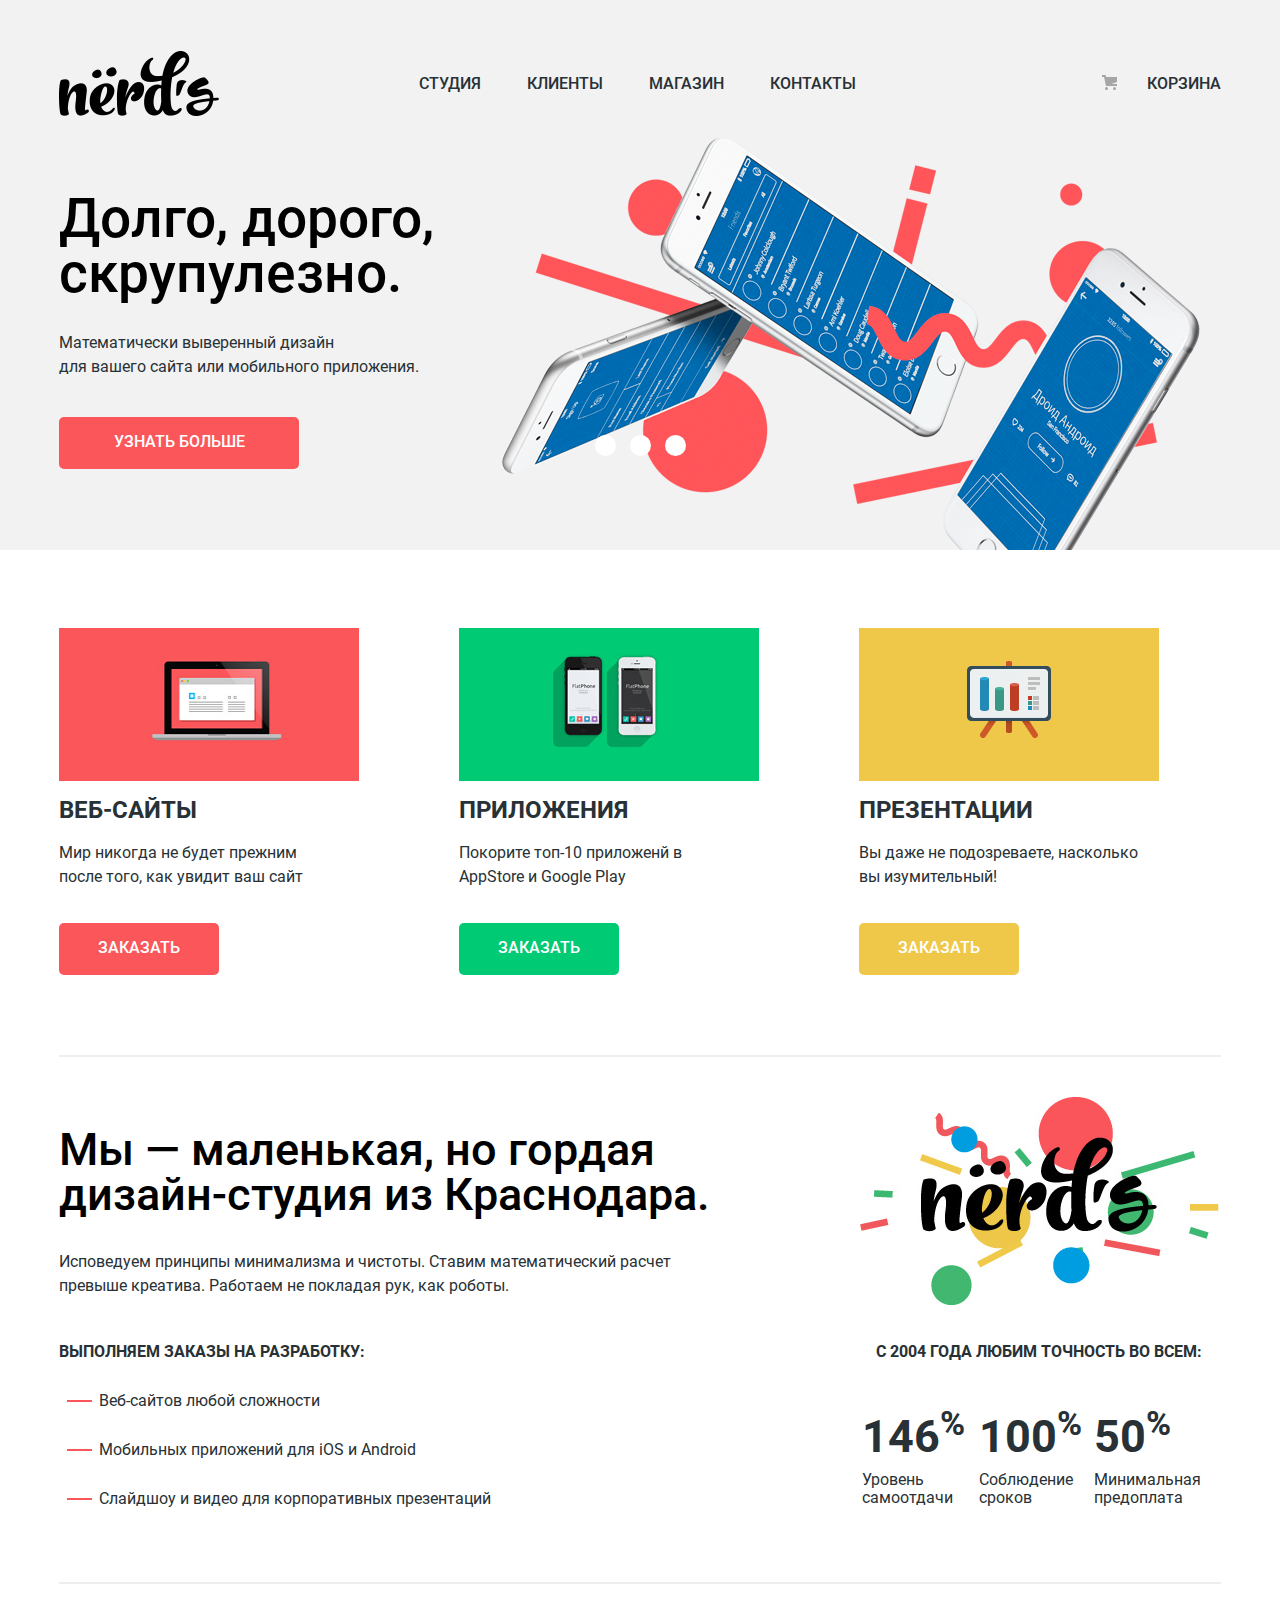
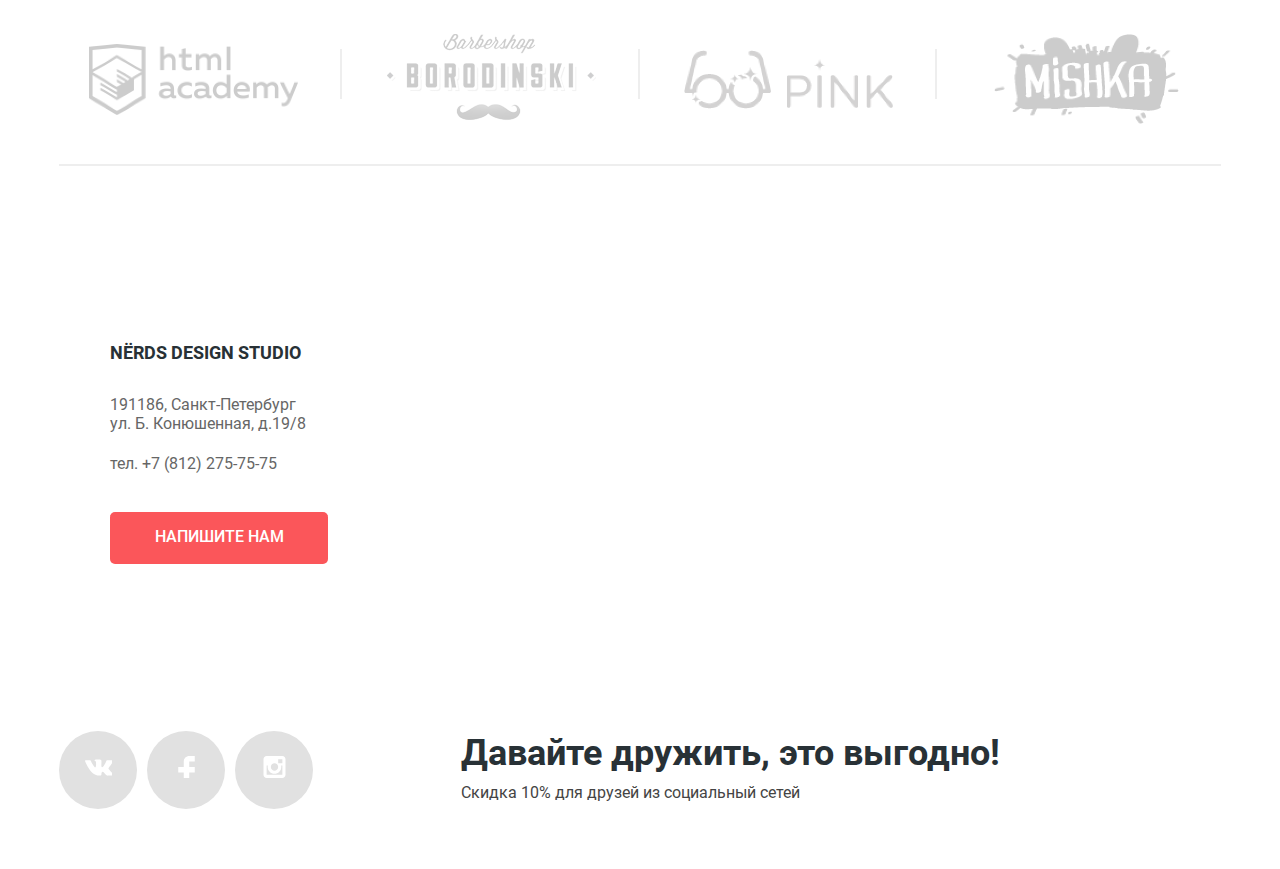
<file: index.html>
<!DOCTYPE html>
<html class="page" lang="ru">
  <head>
    <meta charset="UTF-8" />
    <meta http-equiv="X-UA-Compatible" content="IE=edge" />
    <meta name="viewport" content="width=device-width, initial-scale=1.0" />
    <link rel="icon" href="favicon.ico" />
    <link rel="icon" href="img/favicons/favicon.svg" type="image/svg+xml" />
    <link rel="apple-touch-icon" href="img/favicons/apple.png" />
    <link rel="manifest" href="manifest.webmanifest" />
    <link rel="stylesheet" href="css/normalize.css" />
    <link rel="stylesheet" href="css/style.css" />
    <title>Nerds</title>
  </head>
  <body class="page-body">
    <header class="main-header">
      <div class="container">
        <nav class="header-nav">
          <div class="header-logo"></div>
          <ul class="site-nav">
            <li><a class="header-menu-link" href="#">Студия</a></li>
            <li><a class="header-menu-link" href="#">Клиенты</a></li>
            <li><a class="header-menu-link" href="сatalog.html">Магазин</a></li>
            <li><a class="header-menu-link" href="#">Контакты</a></li>
          </ul>
          <div class="user-nav">
            <a class="header-menu-link" href="#"><span>Корзина</span></a>
          </div>
        </nav>
      </div>
    </header>

    <main>
      <h1 class="visually-hidden">Магазин шаблонов для сайтов Nerds</h1>
      <section class="advantages">
        <div class="container slider-container">
          <h2 class="visually-hidden">Преимущества</h2>
          <ul class="slider-list">
            <li>
              <div class="slider-desc">
                <p class="slider-text">Долго, дорого, скрупулезно.</p>
                <p class="slider-small-text">
                  Математически выверенный дизайн<br />
                  для вашего сайта или мобильного приложения.
                </p>
                <a class="button slider-button" href="#">Узнать больше</a>
              </div>
            </li>
            <li class="visually-hidden">
              <div class="slider-desc">
                <p class="slider-text">
                  Любим математику<br />как никто другой.
                </p>
                <p class="slider-small-text">
                  Никакого креатива, только математические формулы<br />для
                  расчета идеальных пропорций.
                </p>
                <a class="button slider-button" href="#">Узнать больше</a>
              </div>
            </li>

            <li class="visually-hidden">
              <div class="slider-desc">
                <p class="slider-text">Только ночь,<br />только хардкор</p>
                <p class="slider-small-text">
                  Работать днем, как все? Мы против этого.<br />Ближе к полуночи
                  работа только начинается.
                </p>
                <a class="button slider-button" href="#">Узнать больше</a>
              </div>
            </li>
          </ul>
          <ul class="toggle-button-list">
            <li>
              <button class="slider-toggle" aria-label="Слайдер-1"></button>
            </li>
            <li>
              <button class="slider-toggle" aria-label="Слайдер-2"></button>
            </li>
            <li>
              <button class="slider-toggle" aria-label="Слайдер-3"></button>
            </li>
          </ul>
        </div>
      </section>

      <div class="container">
        <section>
          <h2 class="visually-hidden">Продукты</h2>
          <ul class="products-list">
            <li class="product">
              <h3 class="product-title">Веб-сайты</h3>
              <div class="product-img product-img-coral">
                <img
                  src="img/web-sites.png"
                  alt="picture: web-sites"
                  width="300"
                  height="146"
                />
              </div>
              <p class="product-text">
                Мир никогда не будет прежним после того, как увидит ваш сайт
              </p>
              <button
                class="button order_button"
                type="button"
                aria-label="Заказать веб-сайт"
              >
                Заказать
              </button>
            </li>
            <li class="product">
              <h3 class="product-title">Приложения</h3>
              <div class="product-img product-img-green">
                <img
                  src="img/apps.png"
                  alt="picture: apps"
                  width="300"
                  height="146"
                />
              </div>
              <p class="product-text">
                Покорите топ-10 приложенй в AppStore и Google Play
              </p>
              <button class="button green-button order_button" type="button">
                Заказать
              </button>
            </li>
            <li class="product">
              <h3 class="product-title">Презентации</h3>
              <div class="product-img product-img-yellow">
                <img
                  src="img/presentations.png"
                  alt="picture: presentations"
                  width="300"
                  height="146"
                />
              </div>
              <p class="product-text">
                Вы даже не подозреваете, насколько вы изумительный!
              </p>
              <button class="button yellow-button order_button" type="button">
                Заказать
              </button>
            </li>
          </ul>
        </section>

        <section class="description">
          <div>
            <h2 class="visually-hidden">Описание Nerds</h2>
            <p class="description-slogan">
              Мы &#8212; маленькая, но гордая дизайн-студия из Краснодара.
            </p>
            <p class="description-text">
              Исповедуем принципы минимализма и чистоты. Ставим математический
              расчет превыше креатива. Работаем не покладая рук, как роботы.
            </p>
          </div>

          <div>
            <img
              src="img/logo-2.svg"
              alt="logo: nerds"
              width="360"
              height="208"
            />
          </div>

          <div class="services">
            <h3 class="service-list-title">Выполняем заказы на разработку:</h3>
            <ul class="service-list">
              <li>Веб-сайтов любой сложности</li>
              <li>Мобильных приложений для iOS и Android</li>
              <li>Слайдшоу и видео для корпоративных презентаций</li>
            </ul>
          </div>

          <div class="procent-div">
            <p class="about-slogan">с 2004 года любим точность во всем:</p>
            <table>
              <tr>
                <th class="procent-heading">146<sup>%</sup></th>
                <th class="procent-heading">100<sup>%</sup></th>
                <th class="procent-heading">50<sup>%</sup></th>
              </tr>
              <tr>
                <td class="procent-text">Уровень самоотдачи</td>
                <td class="procent-text">Соблюдение сроков</td>
                <td class="procent-text">Минимальная предоплата</td>
              </tr>
            </table>
          </div>
        </section>

        <section>
          <h2 class="visually-hidden">Наши клиенты</h2>
          <ul class="client-list">
            <li>
              <a
                class="client-link htmlacademy-link"
                href="https://htmlacademy.ru/study"
                aria-label="Html academy"
              >
              </a>
            </li>
            <li>
              <a class="client-link borod-link" href="#"></a>
            </li>
            <li>
              <a class="client-link pink-link" href="#"></a>
            </li>
            <li>
              <a class="client-link mishka-link" href="#"></a>
            </li>
          </ul>
        </section>
      </div>
    </main>

    <footer>
      <section class="map-address">
        <h2 class="visually-hidden">Как нас найти?</h2>
        <div class="map-div">
          <iframe
            src="https://www.google.com/maps/embed?pb=!1m18!1m12!1m3!1d1998.6164346491294!2d30.320931116096983!3d59.93850663187611!2m3!1f0!2f0!3f0!3m2!1i1024!2i768!4f13.1!3m3!1m2!1s0x4696311ad55a1523%3A0x9ab57c78b23ffe21!2z0KTQvtC90LQg0K3RgNC80LjRgtCw0LYgWFhJINCy0LXQug!5e0!3m2!1sru!2sru!4v1628097389094!5m2!1sru!2sru"
            width="100%"
            height="418"
            style="border: 0"
            allowfullscreen=""
            loading="lazy"
          ></iframe>
        </div>

        <div class="adress-block">
          <h3 class="footer-address-title">Nёrds design studio</h3>
          <p class="footer-address-text">
            191186, Санкт-Петербург<br />
            ул. Б. Конюшенная, д.19/8
          </p>
          <p class="footer-tel-text">тел. +7 (812) 275-75-75</p>
          <a class="button footer-button" href="#">Напишите нам</a>
        </div>
      </section>

      <section class="footer-bottom container">
        <div class="social">
          <a
            class="social-item"
            href="https://vk.com/feed"
            aria-label="ссылка Вконтакте"
          >
            <div>
              <svg
                class="footer-svg"
                width="27"
                height="22"
                viewBox="0 0 25 16"
                xmlns="http://www.w3.org/2000/svg"
              >
                <use
                  class="social-icon"
                  href="img/icons/social-icons.svg#vk"
                ></use>
              </svg>
            </div>
          </a>

          <a class="social-item" href="#">
            <div>
              <svg
                class="footer-svg"
                width="27"
                height="22"
                viewBox="0 0 12 16"
                xmlns="http://www.w3.org/2000/svg"
              >
                <use
                  class="social-icon"
                  href="img/icons/social-icons.svg#fb"
                ></use>
              </svg>
            </div>
          </a>

          <a class="social-item" href="#">
            <div>
              <svg
                class="footer-svg"
                width="27"
                height="22"
                viewBox="0 0 21 21"
                xmlns="http://www.w3.org/2000/svg"
              >
                <use
                  class="social-icon"
                  href="img/icons/social-icons.svg#insta"
                ></use>
              </svg>
            </div>
          </a>
        </div>
        <div class="right-footer-bottom">
          <p class="footer-slogan">Давайте дружить, это выгодно!</p>
          <p class="footer-text">Скидка 10% для друзей из социальный сетей</p>
        </div>
      </section>
    </footer>

    <section class="write-us">
      <h2 class="write-us-title">Напишите нам</h2>
      <button class="button close-cross-button">
        <img
          class="close-cross"
          width="21"
          height="21"
          src="img/close-cross.svg"
        /><span class="visually-hidden">Закрыть</span>
      </button>
      <form
        class="write-us-form"
        action="https://echo.htmlacademy.ru"
        method="post"
      >
        <p>
          <label class="write-us-label" for="your-name">Ваше имя:</label>
          <input
            class="write-us-input"
            type="text"
            id="your-name"
            placeholder="Имя Фамилия"
            name="my_login"
          />
        </p>
        <p>
          <label class="write-us-label" for="your-email">Ваш e-mail:</label>
          <input
            class="write-us-input"
            type="email"
            id="your-email"
            placeholder="email@example.com"
            name="my_pass"
          />
        </p>
        <p class="letter-text">
          <label class="write-us-label" for="message-text">Текст письма:</label>
          <textarea
            class="letter-text-input"
            name=""
            id="message-text"
            placeholder="В свободной форме"
          ></textarea>
        </p>
        <button
          class="button write-us-button"
          type="submit"
          aria-label="Отправить сообщение на сайт"
        >
          Отправить
        </button>
      </form>
    </section>
    <script src="js/writeUs.js"></script>
  </body>
</html>
</file>
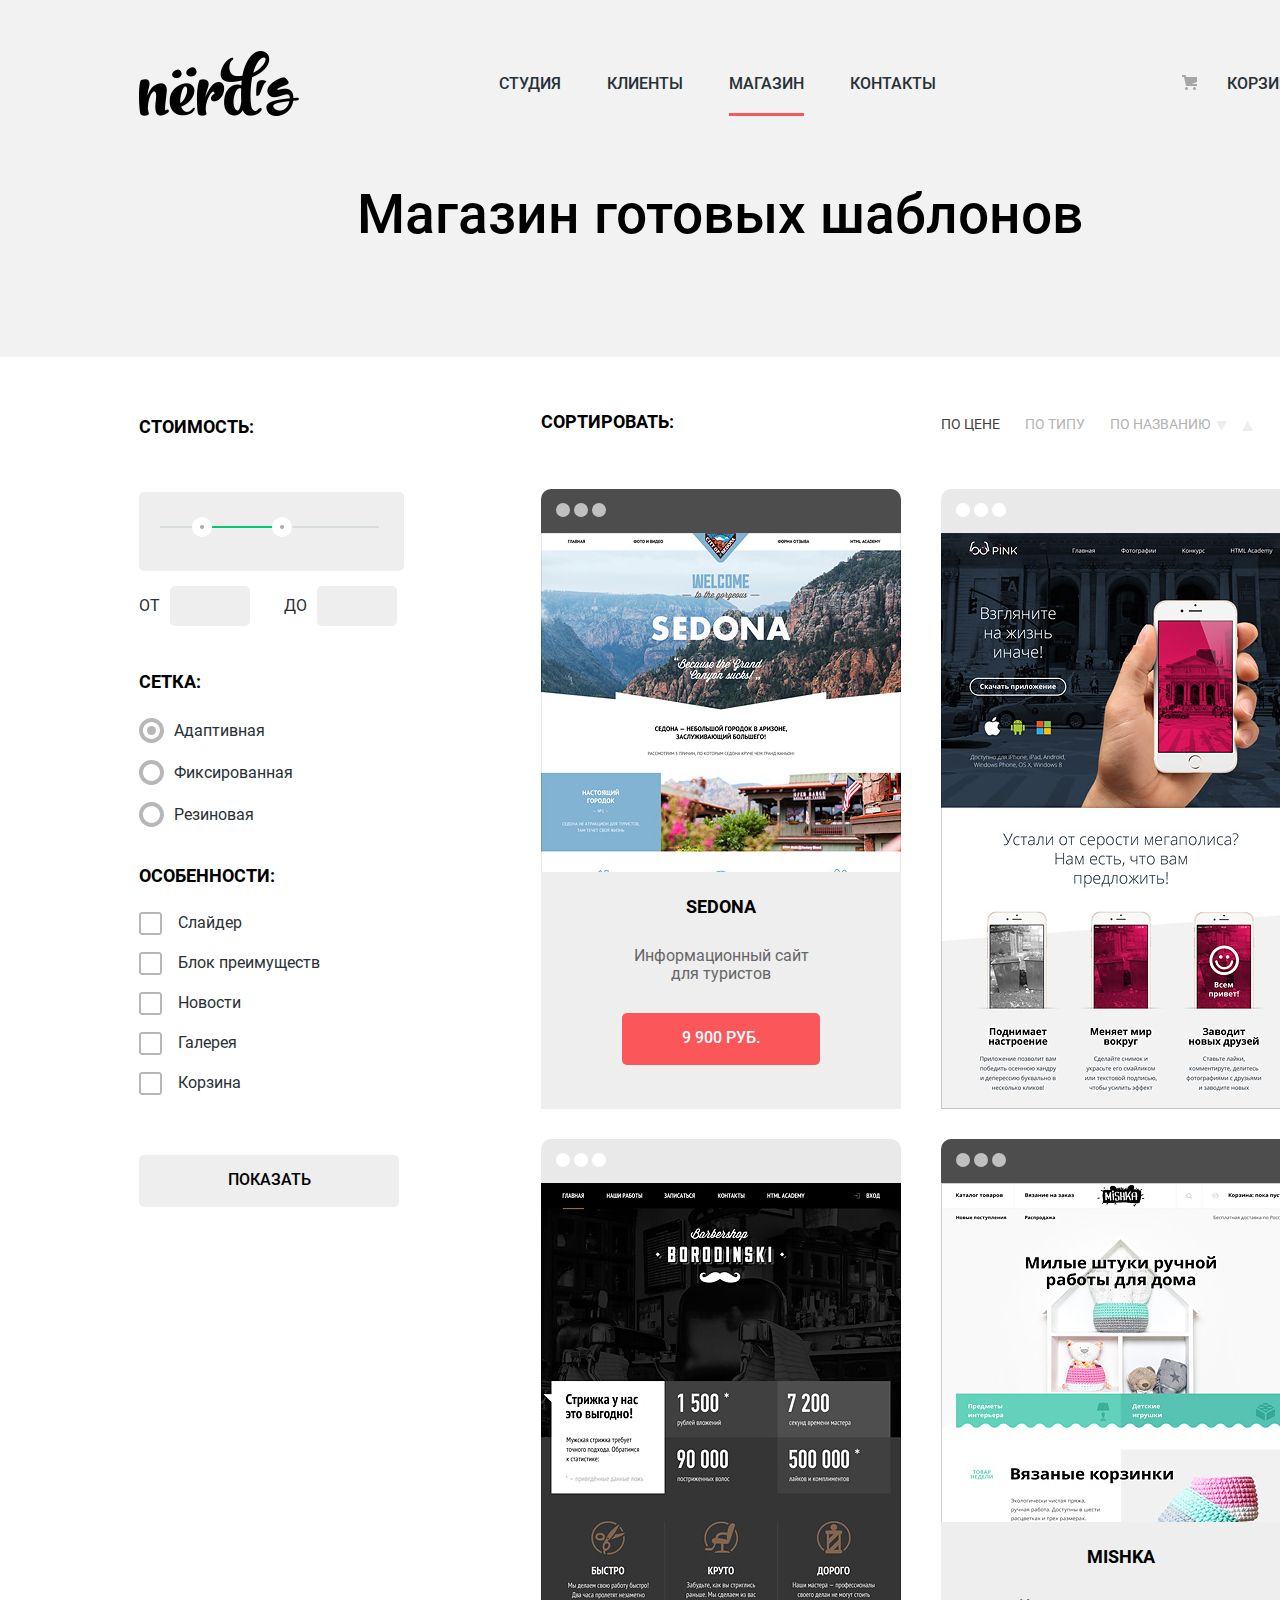
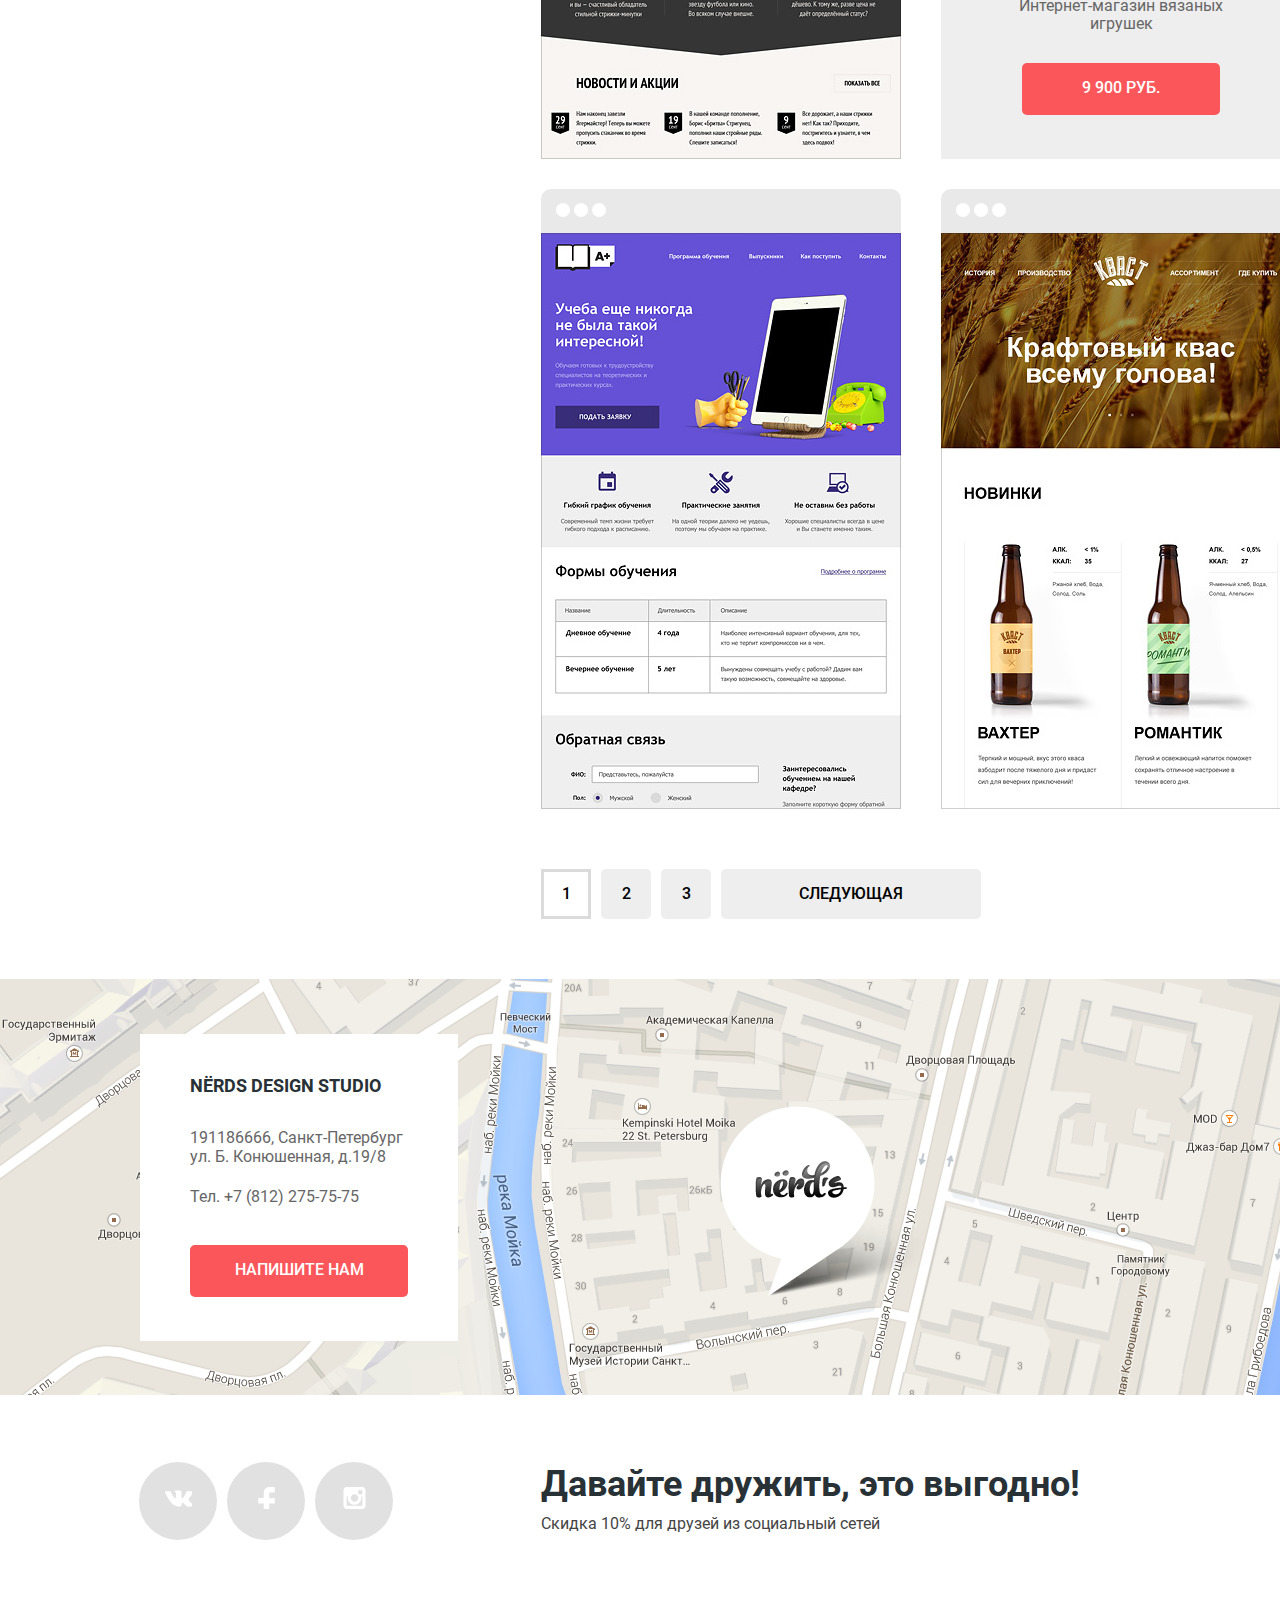
<file: сatalog.html>
<!DOCTYPE html>
<html class="page" lang="ru">
  <head>
    <meta charset="UTF-8" />
    <meta http-equiv="X-UA-Compatible" content="IE=edge" />
    <meta name="viewport" content="width=device-width, initial-scale=1.0" />
    <link rel="icon" href="favicon.ico" />
    <link rel="icon" href="img/favicons/favicon.svg" type="image/svg+xml" />
    <link rel="apple-touch-icon" href="img/favicons/apple.png" />
    <link rel="manifest" href="manifest.webmanifest" />
    <link rel="stylesheet" href="css/normalize.css" />
    <link rel="stylesheet" href="css/style.css" />
    <title>Каталог</title>
  </head>
  <body class="page-body">
    <header class="main-header">
      <div class="container">
      <nav class="header-nav">
        <a href="index.html" aria-label = "Перейти на  главную">          
          <div class="header-logo"></div
        ></a>
        <ul class="site-nav">
          <li><a class="header-menu-link" href="#">Студия</a></li>
          <li><a class="header-menu-link" href="#">Клиенты</a></li>
          <li class="current-page"><a>Магазин</a></li>
          <li><a class="header-menu-link" href="#">Контакты</a></li>
        </ul>
        <div class="user-nav">
          <a class="header-menu-link" href="#"
            ><span
              >Корзина</span
            ></a
          >
        </div>
      </nav>
      </div>
    </header>
    <main>
      <div class="catalog-title-wrap">
        <h1 class="catalog-title container">Магазин готовых шаблонов</h1>
      </div>
      <div class="container catalog-grid-container">

      
      <section>
        <h2 class="visually-hidden">Фильтр по каталогу</h2>
        <form action="#">
          <fieldset class="catalog-form-fieldset">
            <legend class="catalog-form-legend">Стоимость:</legend>
            <div class="slider-back">
              <div class="gray-bar">
                <div class="green-bar" style="
                    width: 40%;
                    margin-left: 20%;
                "></div>
              </div>           
              <div class="handle handle-left" style = "
              left: 20%;
              " tabindex="0"></div>
              <div class="handle handle-right" style = "
              left: 50%;
              " tabindex="0"></div>

              
            </div>
            
            <p class="filter-slider-text">
              От <input class="slider-input" type="number" aria-label="минимальное значение" /> До <input class="slider-input" type="number" aria-label="максимальное значение"/>
            </p>
          </fieldset>
          <fieldset class="catalog-form-fieldset setka-legend">
            <legend class="catalog-form-legend">Сетка:</legend>
            <ul class="catalog-filter-list">
              <li>                
                  <input class="filter-radio-button visually-hidden" type="radio" name="setka" id="setka1" checked />
                  <label class="radio-label" for="setka1">Адаптивная</label>
              </li>
              <li>                
                  <input class="filter-radio-button visually-hidden" type="radio" name="setka" id="setka2" />
                  <label class="radio-label" for="setka2">Фиксированная
                </label>
              </li>
              <li>                
                  <input class="filter-radio-button visually-hidden" type="radio" name="setka" id="setka3"/>
                  <label class="radio-label" for="setka3">Резиновая
                </label>
              </li>
            </ul>
          </fieldset>
          <fieldset class="catalog-form-fieldset features-legend">
            <legend class="catalog-form-legend">Особенности:</legend>
            <ul class="catalog-filter-list">
              <li>
                <input class="filter-checkbox visually-hidden" type="checkbox" name="" id="checkbox-1" />
                <label for="checkbox-1">Слайдер</label>
              </li>
              <li>
                <input class="filter-checkbox visually-hidden" type="checkbox" name="" id="checkbox-2" />
                <label for="checkbox-2">Блок преимуществ</label>
              </li>
              <li>
               <input class="filter-checkbox visually-hidden" type="checkbox" name="" id="checkbox-3" />
                <label for="checkbox-3">Новости</label>
              </li>              
              <li>
               <input class="filter-checkbox visually-hidden" type="checkbox" name="" id="checkbox-4" />
                <label for="checkbox-4">Галерея</label>
              </li>
              <li>
               <input class="filter-checkbox visually-hidden" type="checkbox" name="" id="checkbox-5" />
                <label for="checkbox-5">Корзина</label>
              </li>
            </ul>
          </fieldset>
          <button class="button gray-button show-filtre" type="submit">Показать</button>
        </form>
      </section>

      <div class="right-column">
        <section class="sort-catalog">
        <h2 class="sort-title">Сортировать:</h2>
        <div class="sort-options">
          <ul>
            <li class="sort-item sort-chosen">
              <a class="sort-item-link"href="#" class="active">По цене</a>
            </li>
            <li class="sort-item"><a class="sort-item-link" href="#">По типу</a></li>
            <li class="sort-item"><a class="sort-item-link"href="#">По названию</a></li>
          </ul>
          <button class="button up-down-buttons">
            
            <svg width="11" height="10" viewBox="0 0 11 10" fill="none" xmlns="http://www.w3.org/2000/svg">
              <use class=up-down-svg href="img/icons/icon-down.svg#icon-down">
            </svg>
            <span class="visually-hidden">По возрастанию</span>
          </button>
          <button class="button up-down-buttons">
            
              <svg width="11" height="10" viewBox="0 0 11 10" fill="none" xmlns="http://www.w3.org/2000/svg">
              <use class=up-down-svg href="img/icons/icon-up.svg#icon-up">
            </svg>
            
            
            <span
              class="visually-hidden"
              >По убыванию</span
            >
          </button>
        </div>
      </section>

      <section>
        <h2 class="visually-hidden">Список шаблонов</h2>
        <ul class="template-list">
          <li>
            <article class="template-card active">
              <div class="template-cover">
                <h2 class="template-title">Sedona</h2>
                <p class="template-desc">
                  Информационный сайт <br> для туристов
                </p>
                <button class="button price-button" type="button">
                  9&nbsp;900&nbsp;руб.
                </button>
              </div>
              <div class="template-card-buttons">
                <button type="button"></button>
                <button type="button"></button>
                <button type="button"></button>
              </div>
              <a href="#">
                
                <img
                  src="img/img-sedona.png"
                  alt="Шаблон Sedona"
                  width="360"
                  height="576"
              />
            </a>              
            </article>
          </li>

          <li>
            <article class="template-card">
              <div class="template-cover">
                <h2 class="template-title">Pink App</h2>
                <p class="template-desc">
                  Продуктовый лендинг приложения для iOS и Android
                </p>
                <button class="button price-button" type="button">
                  9&nbsp;900&nbsp;руб.
                </button>
              </div>
              <div class="template-card-buttons">
                <button type="button"></button>
                <button type="button"></button>
                <button type="button"></button>
              </div>
              <a href="#"
                ><img
                  src="img/img-catalog-2.png"
                  alt="Шаблон Pink"
                  width="360"
                  height="576"
              /></a>              
            </article>
          </li>

          <li>
            <article class="template-card">
              <div class="template-cover">
                <h2 class="template-title">Borodinski</h2>
                <p class="template-desc">
                  Сайт салона красоты. Для мужчин, да.
                </p>
                <button class="button price-button" type="button">
                  9&nbsp;900&nbsp;руб.
                </button>
              </div>
              <div class="template-card-buttons">
                <button type="button"></button>
                <button type="button"></button>
                <button type="button"></button>
              </div>
              <a href="#"
                ><img
                  src="img/img-catalog-3.png"
                  alt="Шаблон Borodinski"
                  width="360"
                  height="576"
              /></a>
            </article>
          </li>

          <li>
            <article class="template-card active">
                <div class="template-cover">
                <h2 class="template-title">Mishka</h2>
                <p class="template-desc">Интернет-магазин вязаных игрушек</p>
                <button class="button price-button" type="button">
                  9&nbsp;900&nbsp;руб.
                </button>
              </div>
              <div class="template-card-buttons">
                <button type="button"></button>
                <button type="button"></button>
                <button type="button"></button>
              </div>
              <a href="#"
                ><img
                  src="img/img-catalog-4.png"
                  alt="Шаблон Mishka"
                  width="360"
                  height="576"
              /></a>
            </article>
          </li>

          <li>
            <article class="template-card">
              <div class="template-cover">
                <h2 class="template-title">A Plus</h2>
                <p class="template-desc">
                  Лендинг курсов повышения квалификации
                </p>
                <button class="button price-button" type="button">
                  9&nbsp;900&nbsp;руб.
                </button>
              </div>
              <div class="template-card-buttons">
                <button type="button"></button>
                <button type="button"></button>
                <button type="button"></button>
              </div>
              <a href="#"
                ><img
                  src="img/img-catalog-5.png"
                  alt="Шаблон A Plus"
                  width="360"
                  height="576"
              /></a>

            </article>
          </li>

          <li>
            <article class="template-card">
              <div class="template-cover active">
                <h2 class="template-title">Кваст</h2>
                <p class="template-desc">
                  Промо-сайт производителя крафтового кваса
                </p>
                <button class="button price-button" type="button">
                  9&nbsp;900&nbsp;руб.
                </button>
              </div>
              <div class="template-card-buttons">
                <button type="button"></button>
                <button type="button"></button>
                <button type="button"></button>
              </div>
              <a href="#"
                ><img
                  src="img/img-catalog-6.png"
                  alt="Принт шаблона"
                  width="360"
                  height="576"
             /></a>
            </article>
          </li>
        </ul>

        <ul class="pagination">
          <li class="pagination-item"><a class="button gray-button pag-active"><span class="pag-number">1</span></a></li>
          <li class="pagination-item"><a class="button gray-button" href="#">2</a></li>
          <li class="pagination-item"><a class="button gray-button" href="#">3</a></li>
          <li class="pagination-item"><a class="button gray-button next" href="#">Следующая</a></li>
        </ul>
      </section>
      </div>
    </main>


    <footer>
      <section class="map-address">
        <h2 class="visually-hidden">Как нас найти?</h2>
        <div class="map-div">
          <img
            class="map-img"
            src="img/map.png"
            alt="map"
            width="1440"
            height="416"
          />

          <div class="marker">
            <img
              class="map-img"
              src="img/map-marker.png"
              alt="map-marker"
              width="231"
              height="190"
            />
          </div>
        </div>

        <div class="adress-block container">
          <h3 class="footer-address-title">Nёrds design studio</h3>
          <p class="footer-address-text">
            191186666, Санкт-Петербург<br />
            ул. Б. Конюшенная, д.19/8
          </p>
          <p class="footer-tel-text">Тел. +7 (812) 275-75-75</p>
          <a class="button footer-button" href="logi.html">Напишите нам</a>
        </div>
      </section>

      <section class="footer-bottom container">
        <div class="social">
          <a class="social-item" href="https://vk.com/feed">
            <div>
              <svg
                class="footer-svg"
                width="27"
                height="22"
                viewBox="0 0 25 16"
                xmlns="http://www.w3.org/2000/svg"
              >
                <use
                  class="social-icon"
                  href="img/icons/social-icons.svg#vk"
                ></use>
              </svg>
            </div>
          </a>

          <a class="social-item" href="#">
            <div>
              <svg
                class="footer-svg"
                width="27"
                height="22"
                viewBox="0 0 12 16"
                xmlns="http://www.w3.org/2000/svg"
              >
                <use
                  class="social-icon"
                  href="img/icons/social-icons.svg#fb"
                ></use>
              </svg>
            </div>
          </a>

          <a class="social-item" href="#">
            <div>
              <svg
                class="footer-svg"
                width="27"
                height="22"
                viewBox="0 0 21 21"
                xmlns="http://www.w3.org/2000/svg"
              >
                <use
                  class="social-icon"
                  href="img/icons/social-icons.svg#insta"
                ></use>
              </svg>
            </div>
          </a>
        </div>
        <div class="right-footer-bottom">
          <p class="footer-slogan">Давайте дружить, это выгодно!</p>
          <p class="footer-text">Скидка 10% для друзей из социальный сетей</p>
        </div>
      </section>
    </footer>

       <section class="write-us">
      <h2 class="write-us-title">Напишите нам</h2>
      <button class="button close-cross-button">
        <img
          class="close-cross"
          width="21"
          height="21"
          src="img/close-cross.svg"
        /><span class="visually-hidden">Закрыть</span>
      </button>
      <form class="write-us-form" action="#">
        <p>
          <label class="write-us-label" for="your-name">Ваше имя:</label>
          <input
            class="write-us-input"
            type="text"
            id="your-name"
            placeholder="Имя Фамилия"
          />
        </p>
        <p>
          <label class="write-us-label" for="your-email">Ваш e-mail:</label>
          <input
            class="write-us-input"
            type="email"
            id="your-email"
            placeholder="email@example.com"
          />
        </p>
        <p class="letter-text">
          <label class="write-us-label" for="message-text">Текст письма:</label>
          <textarea
            class="letter-text-input"
            name=""
            id="message-text"
            placeholder="В свободной форме"
          ></textarea>
        </p>
        <button
          class="button write-us-button"
          type="submit"
          aria-label="Отправить сообщение на сайт"
        >
          Отправить
        </button>
      </form>
    </section>
        <script>
      const footerButton = document.querySelector(".footer-button");
      footerButton.addEventListener("click", function (event) {
        event.preventDefault();
        document.querySelector(".write-us").classList = "write-us be-visible";
      });

      const crossButton = document.querySelector(".close-cross-button");
      crossButton.addEventListener("click", function () {
        document.querySelector(".write-us").classList = "write-us";
      });
    </script>
  </body>
</html>
</file>
<file: css/style.css>
/* Fonts */

@font-face {
  font-family: "Roboto";
  src: url("../fonts/Roboto-Regular.woff2") format("woff2"),
    url("../fonts/Roboto-Regular.woff") format("woff2");
  font-weight: 400;
  font-style: normal;
  display: swap;
}

@font-face {
  font-family: "Roboto";
  src: url("../fonts/Roboto-Bold.woff2") format("woff2"),
    url("../fonts/Roboto-Bold.woff") format("woff2");
  font-weight: 700;
  font-style: normal;
  display: swap;
}

@font-face {
  font-family: "Roboto";
  src: url("../fonts/Roboto-Medium.woff2") format("woff2"),
    url("../fonts/Roboto-Medium.woff") format("woff2");
  font-weight: 500;
  font-style: normal;
  display: swap;
}

@keyframes jump {
  0% {
    transform: translateY(-200px);
  }
  30% {
    transform: translateY(100px);
  }

  60% {
    transform: translateY(-50);
  }

  100% {
    transform: translateY(0);
  }
}

/* Variables */
:root {
  /* text */
  --text: #283136;
  --text-address: #666666;
  --text-hover: #666666;
  --text-footer: #444444;
  --text-sort-gray: rgb(0, 0, 0, 0.3);

  /* background */
  --light-gray-back: #f2f2f2;

  /* buttons */
  --social-icon-gray: #e1e1e1;
  --coral: #fb565a;
  --coral-hover: #e74246;
  --coral-active: #d7373b;
  --button-hover-text: rgb(255, 255, 255, 0.3);
  --light-gray-button: #eeeeee;
  --pag-button-stroke: #dbdbdb;
  --green-button: #00ca74;
  --yellow-button: #efc84a;
}

/* Global */

.page {
  height: 100%;
}

.page-body {
  min-height: 100%;
  display: grid;
  grid-template-rows: min-content 1fr min-content;
  font-family: "Roboto", Arial, sans-serif;
  color: var(--text);
  font-size: 16px;
  line-height: 24px;
}

a {
  text-decoration: none;
  color: inherit;
}

ul {
  list-style: none;
}

.visually-hidden {
  position: absolute;
  width: 1px;
  height: 1px;
  margin: -1px;
  border: 0;
  padding: 0;
  white-space: nowrap;
  clip-path: inset(100%);
  clip: rect(0 0 0 0);
  overflow: hidden;
}

.container {
  max-width: 1162px;
  padding: 0 10px;
  margin: 0 auto;
}

/* buttons */
.button {
  font-family: inherit;
  font-weight: 500;
  font-size: 16px;
  line-height: 18px;
  text-transform: uppercase;
  color: #fff;
  background-color: var(--coral);
  border: none;
  border-top: solid 3px var(--coral);
  padding: 13px 0 18px 0;
  border-radius: 5px;
}

.button:hover {
  background-color: var(--coral-hover);
  border-top: solid 3px var(--coral-hover);
}

.button:active {
  color: var(--button-hover-text);
  background-color: var(--coral-active);
  border-top: solid 3px #c23235;
}

.green-button {
  background-color: var(--green-button);
  border-top: solid 3px var(--green-button);
}

.green-button:hover {
  background-color: #00bc6c;
  border-top: solid 3px #00bc6c;
}

.green-button:active {
  background-color: #00aa62;
  border: none;
  border-top: solid 3px #009958;
}

.yellow-button {
  background-color: var(--yellow-button);
  /* border: none; */
  border-top: solid 3px var(--yellow-button);
}

.yellow-button:hover {
  background-color: #eab534;
  border-top: solid 3px #eab534;
}

.yellow-button:active {
  background-color: #e5a722;
  border: none;
  border-top: solid 3px #cf971f;
}

input[type="text"] {
  font-family: inherit;
}

.current-page a {
  border-bottom: 3px solid var(--coral);
  padding-bottom: 20px;
}

/* header */

.main-header {
  padding-top: 50px;
  padding-bottom: 20px;
  background-color: var(--light-gray-back);
}

.header-nav {
  display: grid;
  align-items: center;
  grid-template-columns: 31% auto 31%;
  font-weight: 500;
  font-size: 16px;
  line-height: 30px;
  text-transform: uppercase;
}

.user-nav {
  justify-self: right;
  padding-left: 45px;
  background: url(../img/cart-icon.svg) no-repeat top 6px left;
}

.site-nav {
  padding: 0;
  margin: 0;
  display: flex;
  flex-wrap: wrap;
}

.site-nav li {
  margin-right: 46px;
}

.site-nav li:last-child {
  margin-right: 0;
}

.header-menu-link:hover {
  color: var(--coral);
}

.header-logo {
  width: 160px;
  height: 67px;
  background: url(../img/nerds-logo.png) no-repeat top left / cover;
}

.header-logo:hover {
  background-image: url(../img/nerds-logo-hover.png);
}

.header-logo:active {
  background-image: url(../img/nerds-logo-active.png);
}

.header-menu-link:active {
  color: #000;
  opacity: 30%;
}

/* main */

.advantages {
  background-color: var(--light-gray-back);
  padding-bottom: 80px;
  background-image: url(../img/slider1.png);
  background-repeat: no-repeat;
  background-position-x: 47%;
  min-height: 413px;
  box-sizing: border-box;
}

.slider-desc {
  max-width: 540px;
}

.slider-list {
  margin: 0;
  padding: 0;
}
.h1,
.slider-text {
  margin-top: 0;
  padding-top: 54px;
  color: #000;
  font-weight: 500;
  font-size: 55px;
  line-height: 55px;
  margin-bottom: 30px;
}

.slider-small-text {
  margin-bottom: 38px;
}

.slider-button {
  width: 240px;
  display: block;
  text-align: center;
}
.slider-container {
  position: relative;
}

.toggle-button-list {
  position: absolute;
  top: 298px;
  left: calc(50% - 45px);
  list-style: none;
  display: flex;
  /* align-items: flex-end; */
  width: 91px;
  justify-content: space-between;
  padding: 0;
  margin: 0;
}

.slider-toggle {
  width: 21px;
  height: 21px;
  border-radius: 50%;
  background-color: #fff;
  border: none;
  position: relative;
  display: block;
}
.slider-toggle:before {
  content: "";
  position: absolute;
  width: 6px;
  height: 6px;
  border: 2px #c1c1c1 solid;
  display: none;
  border-radius: 50%;
  top: calc(50% - 5px);
  left: calc(50% - 5px);
}

.active-toggle:before {
  display: block;
}

.description-slogan {
  padding-top: 30px;
  font-weight: 500;
  font-size: 45px;
  line-height: 45px;
  color: #000;
  margin-top: 0;
  margin-bottom: 33px;
}

.description-text {
  max-width: 645px;
  margin: 0;
}

/* products */

.products-list {
  display: flex;
  /* grid-template-columns: repeat(3, 1fr);
  grid-gap: 100px; */
  padding: 0;
  margin: 0;
  margin-top: 78px;
}

.product {
  width: 300px;
  display: flex;
  flex-direction: column;
  margin-right: 100px;
}

.product-title {
  text-transform: uppercase;
  font-weight: bold;
  font-size: 24px;
  line-height: 30px;
  margin-top: 14px;
  margin-bottom: 0;
}

.product-text {
  padding-right: 20px;
  margin-top: 16px;
  margin-bottom: 34px;
}

.order_button {
  width: 160px;
  margin-top: auto;
}

.product-img {
  order: -1;
}

.product-img-coral {
  display: inline-block;
  background-color: var(--coral);
}

.product-img-green {
  display: inline-block;
  background-color: var(--green-button);
}

.product-img-yellow {
  display: inline-block;
  background-color: var(--yellow-button);
}

/* description */

.description {
  border-top: 2px solid #eeeeee;
  margin-top: 80px;
  padding-top: 40px;
  display: grid;
  grid-template-columns: 700px 1fr;
  grid-template-rows: min-content min-content;
  grid-column-gap: 100px;
  grid-row-gap: 28px;
  margin-bottom: 46px;
}

/* Услуги */

.service-list {
  list-style: url("../img/icons/list.svg");
}
.service-list li {
  margin: 25px 0;
}

.service-list-title {
  margin-top: 0;
  font-size: 16px;
  line-height: 24px;
  text-transform: uppercase;
}

.about-slogan {
  font-weight: bold;
  line-height: 24px;
  text-transform: uppercase;
  margin: 0;
  margin-bottom: 40px;
  padding-left: 17px;
}
th {
  text-align-last: left;
}

.procent-heading {
  font-size: 45px;
  line-height: 60px;
}
.procent-text {
  font-size: 16px;
  line-height: 18px;
}

/* Клиенты */

.client-list {
  padding-left: 20px;
  display: flex;
  justify-items: center;
  justify-content: space-between;
  grid-template-columns: repeat(4, 1fr);
  padding: 50px 30px 40px;
  border-bottom: 2px solid #eeeeee;
  border-top: 2px solid #eeeeee;
  margin-bottom: 80px;
}

.client-list li {
  position: relative;
}

.client-list li:not(:last-child)::after {
  content: "";
  display: block;
  width: 2px;
  height: 50px;
  background-color: var(--light-gray-button);
  position: absolute;
  right: -44px;
  bottom: 25px;
}

.client-link {
  display: block;
  background-size: contain;
  background-repeat: no-repeat;
  background-position: center center;
}

.client-link:hover {
  background-image: var(--client-link-hover);
}

.client-link:active {
  background-image: var(--client-link-active);
}

.htmlacademy-link {
  --client-link-hover: url(../img/logo-html-hover.png);
  --client-link-active: url(../img/logo-html-active.png);
  width: 209px;
  height: 90px;
  background-image: url(../img/logo-html.png);
}

.borod-link {
  --client-link-hover: url(../img/borod-hover.png);
  --client-link-active: url(../img/borod-active.png);
  width: 209px;
  height: 90px;
  background-image: url(../img/borod.png);
}

.pink-link {
  --client-link-hover: url(../img/pink-hover.png);
  --client-link-active: url(../img/pink-active.png);
  width: 209px;
  height: 90px;
  background-image: url(../img/pink.png);
}

.mishka-link {
  --client-link-hover: url(../img/mishka-hover.png);
  --client-link-active: url(../img/mishka-active.png);
  width: 209px;
  height: 90px;
  background-image: url(../img/mishka.png);
}

/* footer */

.map-address {
  position: relative;
}

.map-div {
  position: relative;
}

.marker {
  position: absolute;
  top: 30%;
  left: 50%;
}

.adress-block {
  box-sizing: border-box;
  width: 318px;
  background-color: #fff;
  margin-top: 55px;
  padding-left: 50px;
  padding-right: 50px;
  padding-top: 40px;
  padding-bottom: 44px;
  position: absolute;
  top: 0;
  left: calc(50% - 580px);
}

.footer-address-title {
  margin-top: 0;
  font-weight: bold;
  font-size: 18px;
  text-transform: uppercase;
  margin-bottom: 30px;
}

.footer-address-text {
  color: var(--text-address);
}

.footer-tel-text {
  color: var(--text-address);
  font-size: 16px;
  margin-top: 21px;
  margin-bottom: 38px;
}

.footer-button {
  width: 218px;
  text-align: center;
  display: block;
  margin-top: 24px;
}

.adress-block p {
  line-height: 1.2em;
}
/*footer-bottom*/

.footer-bottom {
  display: grid;
  grid-template-columns: 402px 1fr;
  align-items: center;
}

.social {
  justify-self: start;
  display: grid;
  align-items: center;
  grid-template-columns: repeat(3, 1fr);
  padding: 0;
  margin: 60px 0;
}

.social-item {
  margin-right: 10px;
  background-color: var(--social-icon-gray);
  width: 78px;
  height: 78px;
  border-radius: 50%;
  display: flex;
  align-items: center;
  justify-content: center;
}

.social-icon {
  fill: white;
}

.social-item:hover {
  background-color: var(--coral);
  color: yellow;
}

.social-item:active {
  box-sizing: border-box;
  background-color: var(--coral-active);
  border-top: solid 3px #c23235;
}

.social-item:active .social-icon {
  fill: var(--button-hover-text);
}

.footer-slogan {
  margin: 0;
  font-weight: bold;
  font-size: 36px;
  line-height: 36px;
}

.footer-text {
  color: var(--text-footer);
  margin: 0;
  margin-top: 10px;
}

.right-footer-bottom {
  align-self: center;
}

/* write us*/

.write-us {
  margin: 0 auto;
  margin-left: calc(50% - 375px);
  position: fixed;
  top: 100px;
  padding: 0 80px;
  display: block;
  border-radius: 20px;
  box-shadow: #494949 10px;
  background-color: #817f7f;
  width: 750px;
  box-shadow: 0 15px 20px 5px #3f3f3f, inset 0 5px 20px 5px rgb(80, 76, 76);
  display: none;
}

.be-visible {
  display: block;
}

.write-us-form {
  display: grid;
  grid-template-columns: repeat(2, 1fr);
  grid-column-gap: 40px;
}

.write-us-form p {
  margin-bottom: 0;
}

.write-us-title {
  font-weight: 500;
  font-size: 45px;
  line-height: 45px;
  color: #000;
  margin-top: 30px;
  margin-bottom: 24px;
}
.write-us-input {
  color: #444444;
  font-size: 16px;
  width: 355px;
  height: 50px;
  box-sizing: border-box;
  padding: 20px;
}
.write-us-label {
  margin-bottom: 15px;
  display: block;
  color: #000;
  font-weight: bold;
  line-height: 18px;
}

.letter-text {
  grid-column: 1 / -1;
}

.letter-text-input {
  box-sizing: border-box;
  width: 746px;
  height: 120px;
  border: none;
  outline: none;
  line-height: 40px;
  padding: 20px;
}

.close-cross-button {
  background-color: transparent;
  position: absolute;
  top: 30px;
  right: 70px;
  display: block;
  opacity: 50%;
  border-top: none;
}

.close-cross-button:hover {
  opacity: 100%;
  background-color: transparent;
  border-top: none;
}
.close-cross-button:active {
  opacity: 25%;
  background-color: transparent;
  border: none;
}

.write-us-button {
  width: 260px;
  margin-top: 35px;
  margin-bottom: 45px;
}

/* catalog-page */

.catalog-grid-container {
  padding-top: 46px;
  display: grid;
  grid-template-columns: 1fr 2fr;
  grid-column-gap: 40px;
}

.catalog-title-wrap {
  background-color: var(--light-gray-back);
  padding: 50px 0 115px 0;
  text-align: center;
}

.catalog-title {
  font-weight: 500;
  font-size: 55px;
  line-height: 55px;
  color: #000;
}

.right-column {
  display: grid;
  grid-template-columns: repeat(2, 1fr);
}

/*  filtre */

.button.show-filtre {
  width: 260px;
  margin-top: 35px;
  border-top: solid 3px var(--light-gray-button);
}

.button.show-filtre:hover {
  border-top: solid 3px var(--pag-button-stroke);
  background-color: #dfdfdf;
}
.button.show-filtre:active {
  background-color: #d5d5d5;
  color: #c0c0c0;
  border-top: solid 3px #c0c0c0;
}

.catalog-form-fieldset {
  border: none;
  padding: 0;
  margin: 0;
}

.catalog-filter-list {
  font-size: 16px;
  line-height: 19px;
}

.catalog-form-legend {
  font-weight: bold;
  font-size: 18px;
  line-height: 18px;
  text-transform: uppercase;
  color: #000;
  padding-top: 15px;
}

.slider-back {
  margin-top: 56px;
  background-color: #eeeeee;
  width: 223px;
  height: 45px;
  border-radius: 5px;
  margin-bottom: 15px;
  padding: 34px 21px 0;
  position: relative;
}

.gray-bar {
  width: 219px;
  height: 2px;
  background-color: #d7dcde;
}

.green-bar {
  display: block;
  width: 70%;
  height: 2px;
  background-color: #00ca74;
}

.handle {
  background-color: #ababab;
  display: block;
  width: 4px;
  height: 4px;
  border: 8px #fff solid;
  border-radius: 50%;
  position: absolute;
  left: 5px;
  bottom: 34px;
}

.filter-slider-text {
  font-size: 16px;
  line-height: 22px;
  text-transform: uppercase;
  margin: 0;
  display: flex;
  align-items: center;
  margin-bottom: 32px;
}

.slider-input {
  text-align: center;
  display: block;
  margin-left: 10px;
  margin-right: 34px;
  width: 80px;
  height: 40px;
  border-radius: 5px;
  border: none;
  background-color: #eeeeee;
  box-sizing: border-box;
}

.slider-input:focus {
  border-radius: 5px;
  display: block;
  outline: none;
  border: 1px solid rgb(221, 219, 219);
}

.catalog-filter-list {
  margin-top: 20px;
  padding: 0;
  margin-bottom: 28px;
}

.catalog-filter-list li {
  margin-bottom: 13px;
}

.setka-legend .catalog-filter-list input {
  margin-right: 5px;
}
.features-legend .catalog-filter-list input {
  margin-right: 10px;
}

.filter-radio-button + label::before {
  content: "";
  display: inline-block;
  padding-right: 10px;
  width: 25px;
  height: 25px;
  background: url(../img/icons/radio-off.svg) no-repeat;
  position: relative;
  top: 7px;
  opacity: 40%;
}

.filter-radio-button + label:hover::before {
  opacity: 100%;
}

.filter-radio-button + label:active::before {
  opacity: 10%;
}
.filter-radio-button:checked + label::before {
  background-image: url(../img/icons/radio-on.svg);
}

.filter-checkbox + label:before {
  content: "";
  display: inline-block;
  width: 23px;
  height: 23px;
  background: url(../img/icons/checkbox-off.svg) no-repeat;
  position: relative;
  top: 7px;
  opacity: 40%;
  padding-right: 16px;
}

.filter-checkbox + label:hover::before {
  opacity: 100%;
}

.filter-checkbox + label:active::before {
  opacity: 10%;
}

.filter-checkbox:checked + label::before {
  background-image: url(../img/icons/checkbox-on.svg);
}

/* sorting */

.sort-title {
  font-weight: bold;
  font-size: 18px;
  line-height: 18px;
  text-transform: uppercase;
  color: #000;
  margin-top: 0;
  padding-top: 10px;
  margin-bottom: 42px;
}
.sort-item {
  font-size: 14px;
  line-height: 10px;
  padding-left: 20px;

  text-transform: uppercase;
}
.sort-item-link {
  color: #b3b3b3;
  opacity: 100%;
}

.sort-item-link:hover {
  color: #666666;
  opacity: 100%;
}

.sort-item-link:active {
  color: #000;
}

.sort-chosen .sort-item-link {
  opacity: 100%;
  color: #3f3f3f;
}

.gray-button {
  background-color: var(--light-gray-button);
  color: #000;
}

.up-down-buttons {
  border-top: none;
  background-color: transparent;
  position: relative;
  top: -10px;
}

.up-down-svg {
  fill: #a6a6a6;
  opacity: 20%;
}

.up-down-buttons:hover {
  background-color: transparent;
  border-top: none;
}

.up-down-buttons:hover .up-down-svg {
  fill: #a6a6a6;
  opacity: 100%;
}

.up-down-buttons:active .up-down-svg {
  fill: #231f20;
}

.up-down-buttons:active {
  border-top: none;
  background-color: transparent;
}

.sort-catalog {
  grid-column: 1 / -1;
  display: grid;
  grid-template-columns: repeat(2, 1fr);
}

.sort-options {
  display: flex;
}
.sort-options ul {
  display: flex;
  padding: 0;
}

.sort-options li {
  margin-right: 5px;
}

.sort-options button {
  padding-right: 15px;
}

/* template-card-list  */

.template-list {
  padding: 0;
  display: grid;
  grid-template-columns: repeat(2, 1fr);
  grid-column-gap: 40px;
  grid-row-gap: 30px;
}

.template-title {
  text-align: center;
  font-weight: bold;
  font-size: 18px;
  line-height: 30px;
  color: #000;
  text-transform: uppercase;
  margin-top: 20px;
  margin-bottom: 0;
}

.template-title:hover {
  color: #fb565a;
}

.template-title:active {
  color: #000;
  opacity: 0.3;
}

.template-desc {
  font-size: 16px;
  line-height: 18px;
  color: var(--text-hover);
  width: 260px;
  margin: 25px auto 30px;
}

.template-cover {
  display: none;
  text-align: center;
  background-color: var(--light-gray-button);
  position: absolute;
  bottom: 0;
  width: 360px;
}

.template-card.active .template-cover {
  display: block;
}

.template-card {
  position: relative;
}

.template-card img {
  display: block;
}

.price-button {
  padding-left: 60px;
  padding-right: 60px;
  margin-bottom: 44px;
}

.template-card-buttons {
  border-radius: 10px 10px 0 0;
  padding: 10px 0 10px 15px;
  background-color: #e9e9e9;
}

.template-card.active .template-card-buttons {
  background-color: #4d4d4d;
}

.template-card-buttons button {
  width: 14px;
  height: 14px;
  border: none;
  border-radius: 50%;
  background-color: #fff;
}

.template-card.active .template-card-buttons button {
  width: 14px;
  height: 14px;
  border: none;
  border-radius: 50%;
  background-color: #c0c0c0;
}

.pagination {
  padding: 0;
  display: flex;
  margin: 60px 0;
}

.pagination-item .gray-button {
  display: flex;
  text-align: center;
  padding: 0;
  border: none;
  width: 50px;
  height: 50px;
  margin-right: 10px;
  box-sizing: border-box;
  align-items: center;
  justify-content: center;
}

.pagination-item .next {
  width: 260px;
}

.pagination-item .gray-button.pag-active {
  background-color: transparent;
  border-radius: 0;
  border: 3px solid #dbdbdb;
  box-sizing: border-box;
}
.pagination-item .gray-button:hover {
  background-color: #dfdfdf;
}
.pagination-item .gray-button:active {
  background-color: #d5d5d5;
  color: #c0c0c0;
  border-top: solid 3px #c0c0c0;
}

.jump-class {
  animation-name: jump;
  animation-duration: 0.6s;
}
</file>
